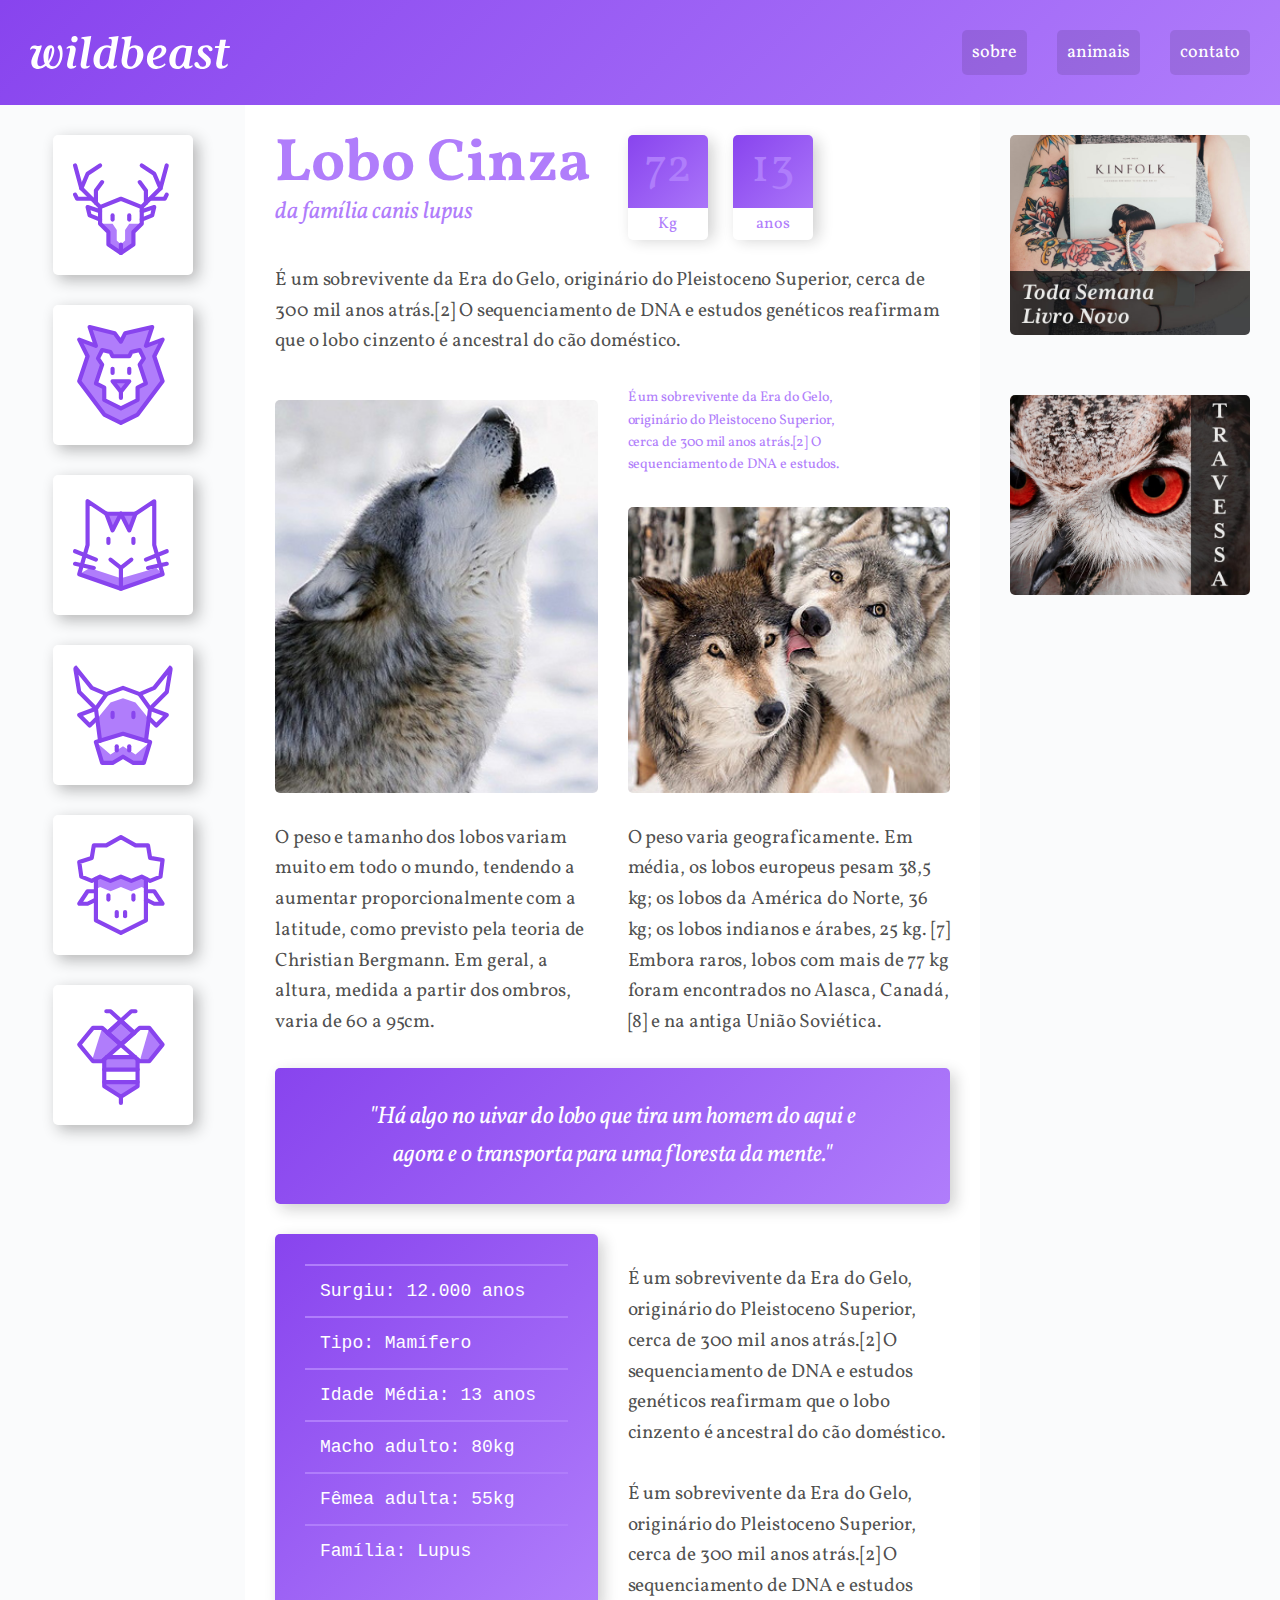
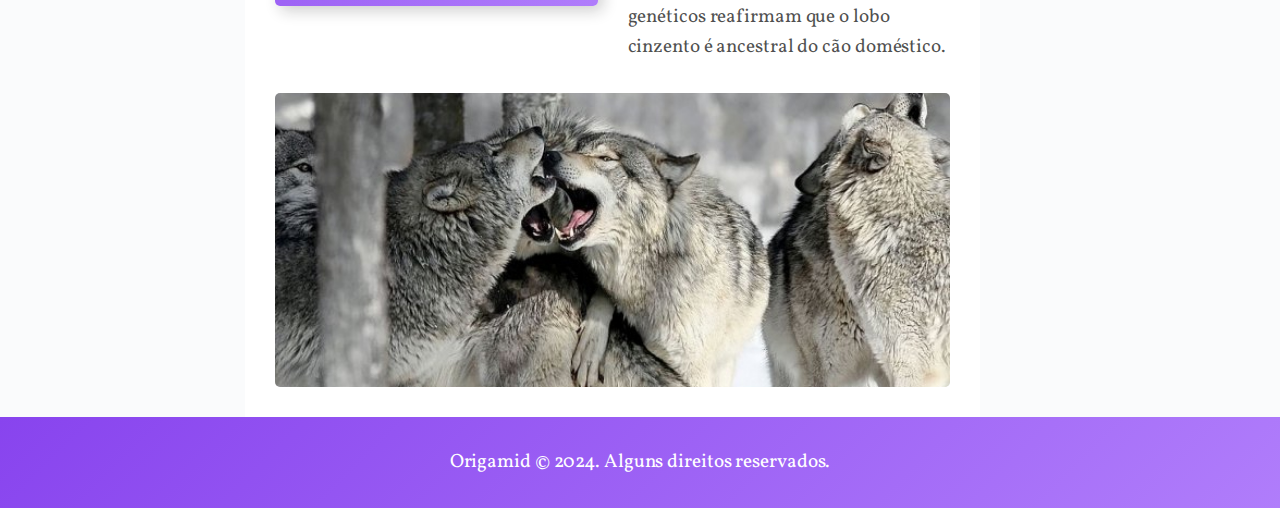
<file: Wildbeast/index.html>
<!DOCTYPE html>
<html lang="pt-br">
<head>
    <meta charset="UTF-8">
    <meta name="viewport" content="width=device-width, initial-scale=1.0">
    <title>Wildbeast</title>
    <link rel="stylesheet" href="./src/css/style.css">
    <link href="https://fonts.googleapis.com/css?family=Vollkorn:400,400i,700" rel="stylesheet">
</head>
<body>
    <div class="container">
        <header class="header">
            <a href="#" class="logo">
                <img src="./src/imagem/wildbeast.svg" alt="logo da empresa wildbeast">
            </a>
            <nav>
                <ul>
                    <li><a href="#">sobre  </a></li>
                    <li><a href="#">animais</a></li>
                    <li><a href="#">contato</a></li>
                </ul>
            </nav>
        </header>

        <nav class="sidenav">
            <ul>
                <li>
                    <a href="#"><img src="./src/imagem/icones/cervo.svg" alt="cervo"></a>
                </li>
            </ul>
            <ul>
                <li>
                    <a href="#"><img src="./src/imagem/icones/leao.svg" alt="leao"></a>
                </li>
            </ul>
            <ul>
                <li>
                    <a href="#"><img src="./src/imagem/icones/gato.svg" alt="gato"></a>
                </li>
            </ul>
            <ul>
                <li>
                    <a href="#"><img src="./src/imagem/icones/vaca.svg" alt="cervo"></a>
                </li>
            </ul>
            <ul>
                <li>
                    <a href="#"><img src="./src/imagem/icones/ovelha.svg" alt="ovelha"></a>
                </li>
            </ul>
            <ul>
                <li>
                    <a href="#"><img src="./src/imagem/icones/abelha.svg" alt="abelha"></a>
                </li>
            </ul>
        </nav>

        <main class="content">
            <div class="titulo">
                <h1>Lobo Cinza</h1>
                <span>da família canis lupus</span>
            </div>
            <div class="caracteristicas">
                <div>
                    <span class="numero">72</span>
                    <span class="rotulo">Kg</span>
                </div>
                <div>
                    <span class="numero">13</span>
                    <span class="rotulo">anos</span>
                </div>
            </div>

            <p class="col-wide">
                É um sobrevivente da Era do Gelo, originário do Pleistoceno Superior, cerca de 300 mil anos atrás.[2] O sequenciamento de DNA e estudos genéticos reafirmam que o lobo cinzento é ancestral do cão doméstico.
            </p>

            <img class="imagem-1" src="src/imagem/wolf1.jpg" alt="imagem do lobo">
            
            <p class="destaque">
                É um sobrevivente da Era do Gelo, originário do Pleistoceno Superior, cerca de 300 mil anos atrás.[2] O sequenciamento de DNA e estudos.
            </p>
            
            <img class="imagem-2" src="src/imagem/wolf2.jpg" alt="imagem do lobo dois">

            <p>
                O peso e tamanho dos lobos variam muito em todo o mundo, tendendo a aumentar proporcionalmente com a latitude, como previsto pela teoria de Christian Bergmann. Em geral, a altura, medida a partir dos ombros, varia de 60 a 95cm.
            </p>

            <p>
                O peso varia geograficamente. Em média, os lobos europeus pesam 38,5 kg; os lobos da América do Norte, 36 kg; os lobos indianos e árabes, 25 kg. [7] Embora raros, lobos com mais de 77 kg foram encontrados no Alasca, Canadá,[8] e na antiga União Soviética.
            </p>

            <blockquote class="citacao col-wide">
                <p>
                    "Há algo no uivar do lobo que tira um homem do aqui e agora e o transporta para uma floresta da mente."
                </p>
            </blockquote>

            <ul class="atributos">
                <li>Surgiu: 12.000 anos</li>
                <li>Tipo: Mamífero</li>
                <li>Idade Média: 13 anos</li>
                <li>Macho adulto: 80kg</li>
                <li>Fêmea adulta: 55kg</li>
                <li>Família: Lupus</li>
            </ul>

            <div class="informacoes">
                <p>
                    É um sobrevivente da Era do Gelo, originário do Pleistoceno Superior, cerca de 300 mil anos atrás.[2] O sequenciamento de DNA e estudos genéticos reafirmam que o lobo cinzento é ancestral do cão doméstico.
                </p>
    
                <p>
                    É um sobrevivente da Era do Gelo, originário do Pleistoceno Superior, cerca de 300 mil anos atrás.[2] O sequenciamento de DNA e estudos genéticos reafirmam que o lobo cinzento é ancestral do cão doméstico.
                </p>
            </div>

            <img class="col-wide" src="src/imagem/wolf3.jpg" alt="imagem do lobo 3">
        </main>

        <aside class="anuncios">
            <div class="anuncio-item">
                <img src="src/imagem/anuncio-1.jpg" alt="imagem do primeiro anúncio">
            </div>
            <div class="anuncio-item"></div>
                <img src="src/imagem/anuncio-2.jpg" alt="imagem do segundo anúncio">
            </div>
        </aside>

        <footer class="footer">
            <p>
                Origamid &copy; 2024. Alguns direitos reservados.
            </p>
        </footer>
    </div>
</body>
</html>
</file>
<file: Wildbeast/src/css/style.css>
@import 'global.css';
@import 'container.css';
@import 'header.css';
@import 'footer.css';
@import 'sidenav.css';
@import 'content.css';
@import 'anuncios.css';
</file>
